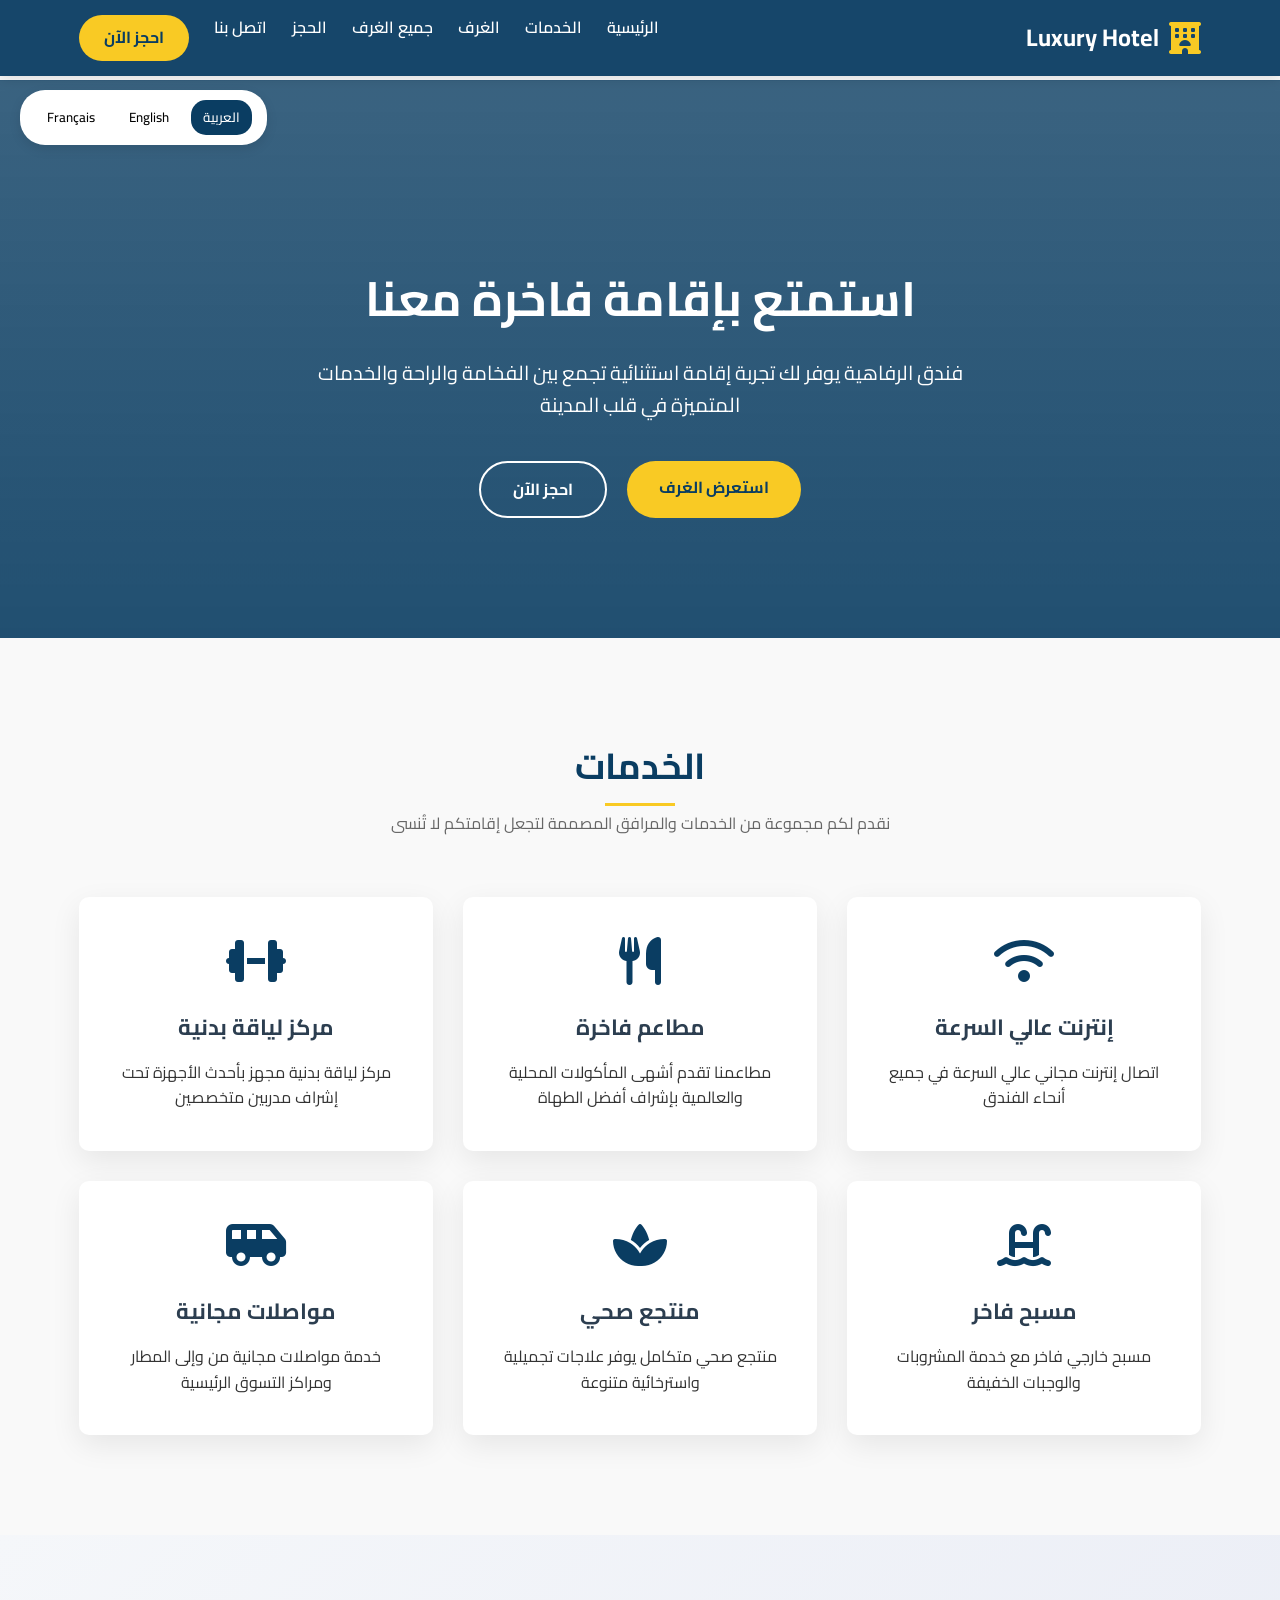
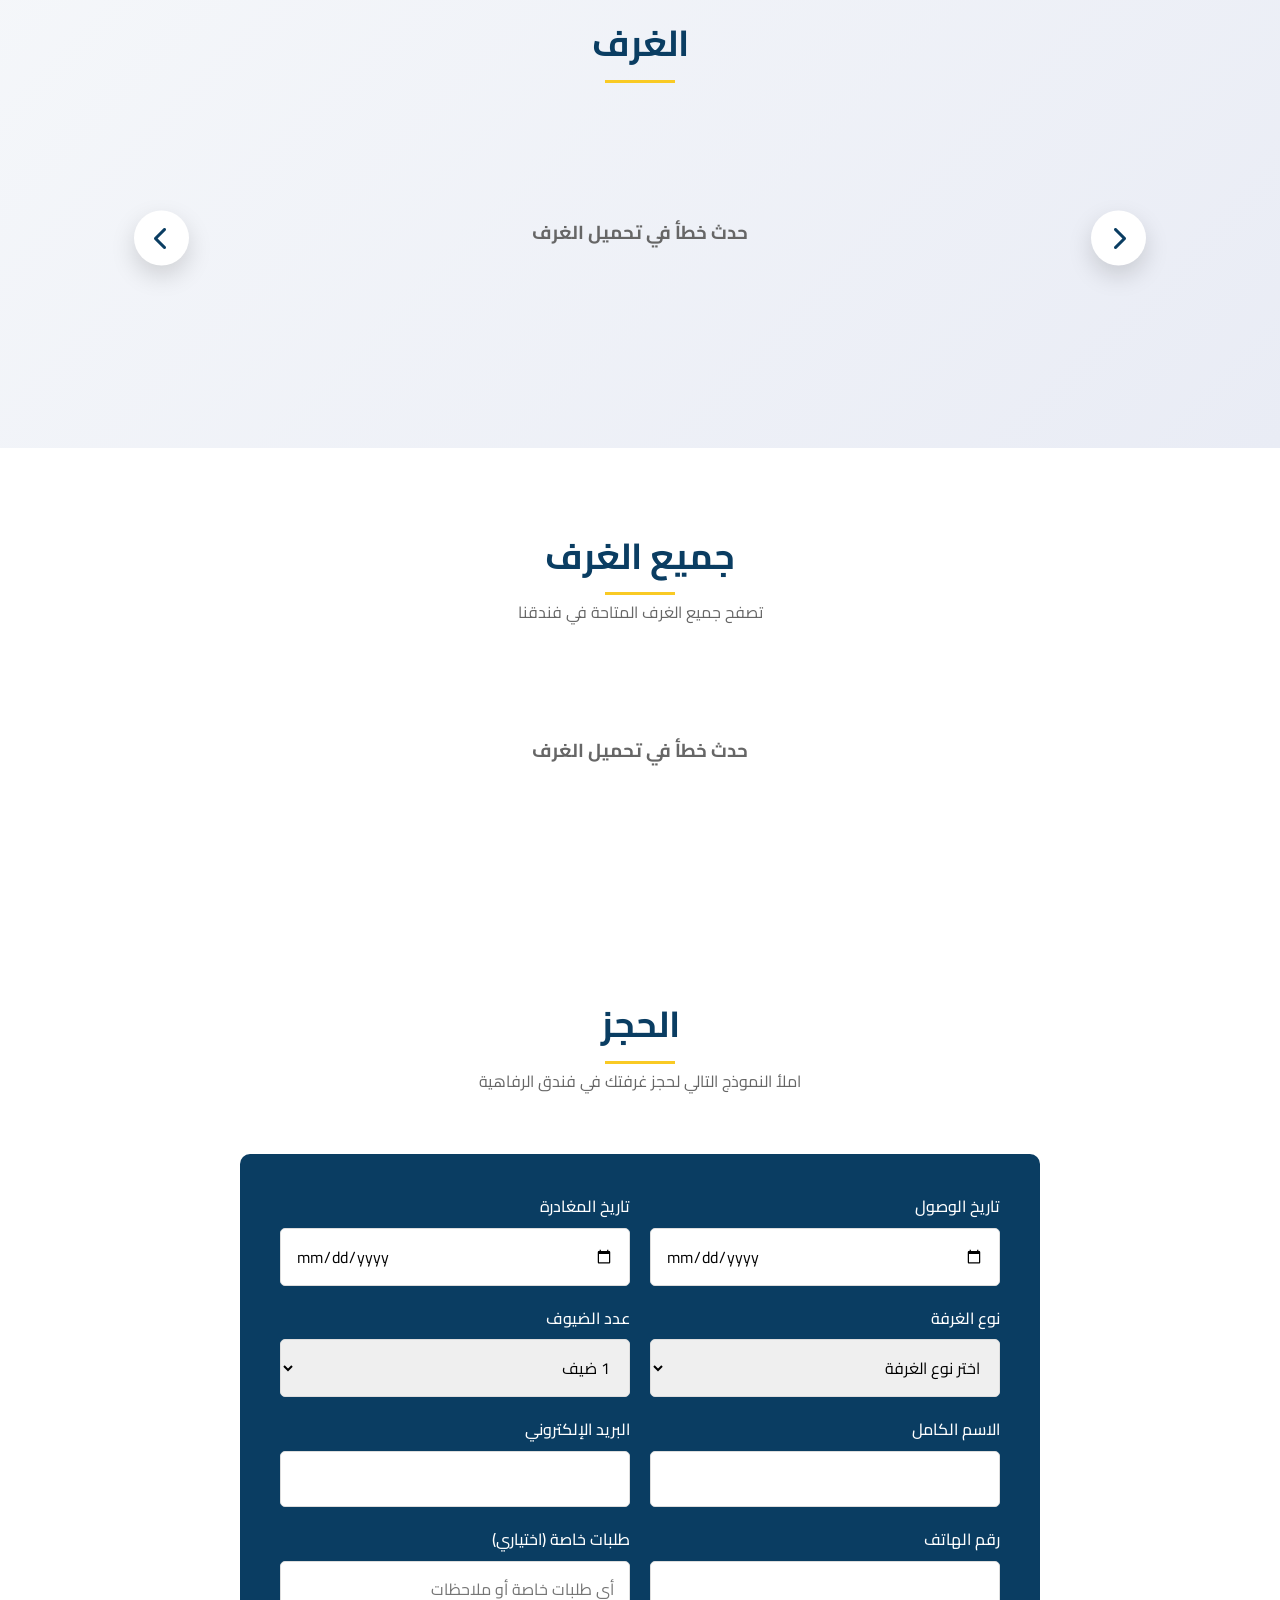
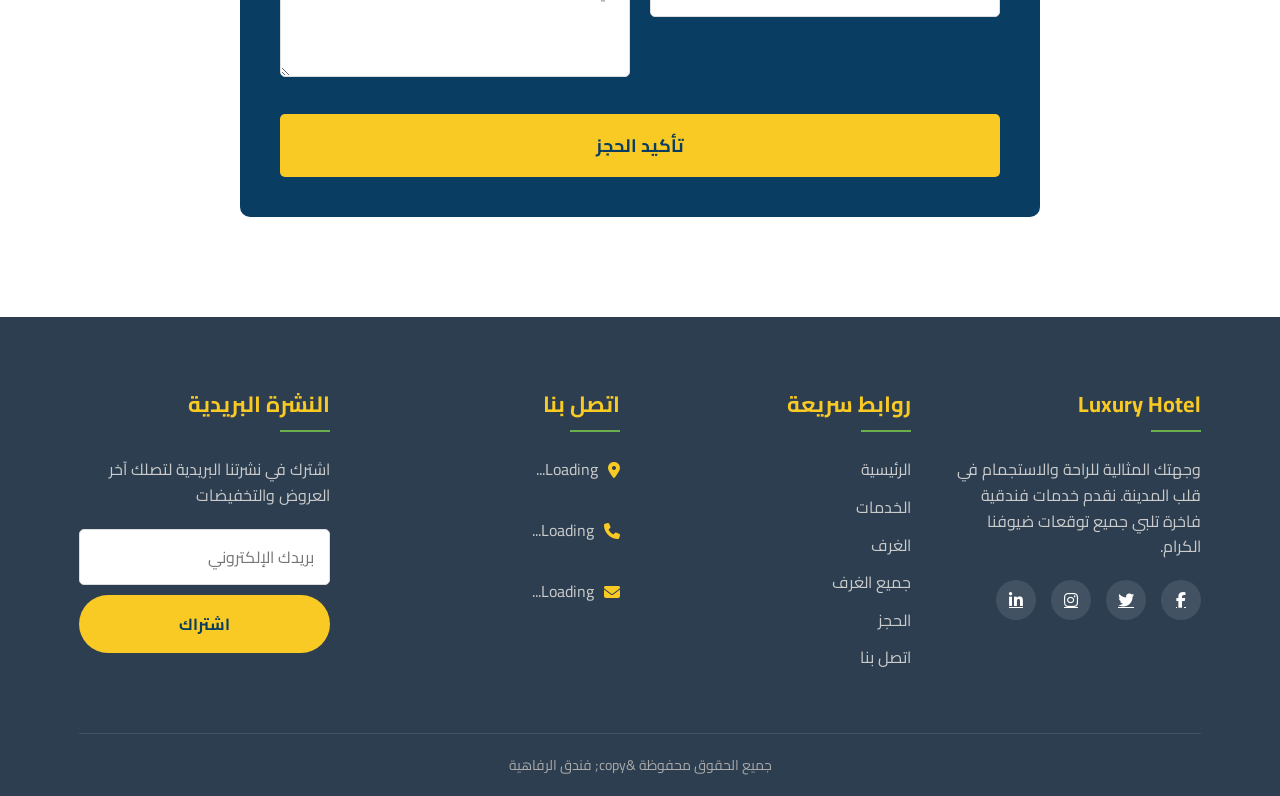
<file: index.html>
<!DOCTYPE html>
    <html lang="ar" dir="rtl">
    <head>
        <meta charset="UTF-8">
        <meta name="viewport" content="width=device-width, initial-scale=1.0">
        <title id="pageTitle">Luxury Hotel - Luxury Accommodation</title>
        <link rel="stylesheet" href="https://cdnjs.cloudflare.com/ajax/libs/font-awesome/6.4.0/css/all.min.css">
        <link rel="preconnect" href="https://fonts.googleapis.com">
        <link rel="preconnect" href="https://fonts.gstatic.com" crossorigin>
        <link href="https://fonts.googleapis.com/css2?family=Cairo:wght@300;400;500;600;700&display=swap" rel="stylesheet">
        <style>
            * {
                margin: 0;
                padding: 0;
                box-sizing: border-box;
                font-family: 'Cairo', sans-serif;
            }
            
            :root {
                --primary-color: #0a3d62;
                --secondary-color: #f9ca24;
                --accent-color: #6ab04c;
                --light-color: #f5f6fa;
                --dark-color: #2c3e50;
                --transition: all 0.3s ease;
            }
            
            body {
                background-color: #f9f9f9;
                color: #333;
                line-height: 1.6;
            }
            
            body[dir="ltr"] {
                font-family: 'Segoe UI', Tahoma, Geneva, Verdana, sans-serif;
            }
            
            .container {
                width: 90%;
                max-width: 1200px;
                margin: 0 auto;
                padding: 0 15px;
            }
            
            /* Language Selector */
            .language-selector {
                position: fixed;
                top: 90px;
                left: 20px;
                z-index: 999;
                display: flex;
                gap: 10px;
                background: white;
                padding: 10px 15px;
                border-radius: 25px;
                box-shadow: 0 4px 12px rgba(0, 0, 0, 0.1);
            }
            
            .language-selector button {
                background: none;
                border: none;
                padding: 5px 12px;
                border-radius: 15px;
                cursor: pointer;
                font-weight: 500;
                transition: var(--transition);
            }
            
            .language-selector button:hover {
                background-color: #f0f0f0;
            }
            
            .language-selector button.active {
                background-color: var(--primary-color);
                color: white;
            }
            
            /* Header & Navigation */
            header {
                background-color: rgba(10, 61, 98, 0.95);
                padding: 15px 0;
                position: fixed;
                width: 100%;
                top: 0;
                z-index: 1000;
                box-shadow: 0 4px 12px rgba(0, 0, 0, 0.1);
            }
            
            .header-content {
                display: flex;
                justify-content: space-between;
                align-items: center;
            }
            
            .logo {
                display: flex;
                align-items: center;
            }
            
            .logo i {
                color: var(--secondary-color);
                font-size: 32px;
                margin-left: 10px;
            }
            
            .logo h1 {
                color: white;
                font-size: 24px;
            }
            
            nav ul {
                display: flex;
                list-style: none;
            }
            
            nav ul li {
                margin-right: 25px;
            }
            
            nav ul li a {
                color: white;
                text-decoration: none;
                font-weight: 600;
                font-size: 16px;
                transition: var(--transition);
                padding: 8px 0;
                position: relative;
            }
            
            nav ul li a:hover {
                color: var(--secondary-color);
            }
            
            nav ul li a::after {
                content: '';
                position: absolute;
                width: 0;
                height: 2px;
                background-color: var(--secondary-color);
                bottom: 0;
                right: 0;
                transition: var(--transition);
            }
            
            nav ul li a:hover::after {
                width: 100%;
            }
            
            .book-btn {
                background-color: var(--secondary-color);
                color: var(--primary-color);
                padding: 10px 25px;
                border-radius: 30px;
                font-weight: bold;
                transition: var(--transition);
                text-decoration: none;
                display: inline-block;
                border: none;
                cursor: pointer;
            }
            
            .book-btn:hover {
                background-color: #e1b10f;
                transform: translateY(-3px);
            }
            
            .mobile-menu {
                display: none;
                font-size: 24px;
                color: white;
                cursor: pointer;
            }
            
            /* Hero Section */
            .hero {
                background: linear-gradient(rgba(10, 61, 98, 0.8), rgba(10, 61, 98, 0.9)), url('https://images.unsplash.com/photo-1566073771259-6a8506099945?ixlib=rb-4.0.3&auto=format&fit=crop&w=1170&q=80');
                background-size: cover;
                background-position: center;
                color: white;
                padding: 180px 0 120px;
                text-align: center;
                margin-top: 80px;
            }
            
            .hero h2 {
                font-size: 48px;
                margin-bottom: 20px;
            }
            
            .hero p {
                font-size: 20px;
                max-width: 700px;
                margin: 0 auto 40px;
            }
            
            .hero-btns {
                display: flex;
                justify-content: center;
                gap: 20px;
                flex-wrap: wrap;
            }
            
            .btn {
                padding: 14px 32px;
                border-radius: 30px;
                font-weight: bold;
                text-decoration: none;
                display: inline-block;
                transition: var(--transition);
                font-size: 16px;
                border: none;
                cursor: pointer;
            }
            
            .btn-primary {
                background-color: var(--secondary-color);
                color: var(--primary-color);
            }
            
            .btn-primary:hover {
                background-color: #e1b10f;
                transform: translateY(-3px);
            }
            
            .btn-secondary {
                background-color: transparent;
                color: white;
                border: 2px solid white;
            }
            
            .btn-secondary:hover {
                background-color: white;
                color: var(--primary-color);
                transform: translateY(-3px);
            }
            
            /* Section Title */
            .section-title {
                text-align: center;
                margin-bottom: 60px;
            }
            
            .section-title h2 {
                font-size: 36px;
                color: var(--primary-color);
                position: relative;
                display: inline-block;
                margin-bottom: 15px;
            }
            
            .section-title h2::after {
                content: '';
                position: absolute;
                width: 70px;
                height: 3px;
                background-color: var(--secondary-color);
                bottom: -10px;
                right: 50%;
                transform: translateX(50%);
            }
            
            .section-title p {
                color: #666;
                max-width: 600px;
                margin: 0 auto;
            }
            
            /* Features Section */
            .features {
                padding: 100px 0;
            }
            
            .features-grid {
                display: grid;
                grid-template-columns: repeat(auto-fit, minmax(300px, 1fr));
                gap: 30px;
            }
            
            .feature-card {
                background-color: white;
                border-radius: 10px;
                padding: 40px 30px;
                text-align: center;
                box-shadow: 0 10px 30px rgba(0, 0, 0, 0.08);
                transition: var(--transition);
            }
            
            .feature-card:hover {
                transform: translateY(-10px);
                box-shadow: 0 15px 40px rgba(0, 0, 0, 0.12);
            }
            
            .feature-card i {
                font-size: 48px;
                color: var(--primary-color);
                margin-bottom: 25px;
            }
            
            .feature-card h3 {
                font-size: 22px;
                margin-bottom: 15px;
                color: var(--dark-color);
            }
            
            /* Rooms Slider Section */
            .rooms-slider-section {
                padding: 80px 0;
                background: linear-gradient(135deg, #f5f7fa 0%, #e9ecf5 100%);
                position: relative;
                overflow: hidden;
                width: 100%;
            }

            .rooms-slider-section .container {
                max-width: 100%;
                padding: 0 60px;
            }

            .rooms-slider-container {
                position: relative;
                width: 100%;
                margin: 0 auto;
            }

            .rooms-slider {
                display: flex;
                gap: 30px;
                overflow-x: auto;
                scroll-behavior: smooth;
                scrollbar-width: none;
                padding: 20px 5px 30px;
                margin: 0 -5px;
                direction: rtl;
                cursor: grab;
                /* إزالة أي تأثيرات حركة من CSS */
            }

            .rooms-slider:active {
                cursor: grabbing;
            }

            .rooms-slider::-webkit-scrollbar {
                display: none;
            }

            .room-slider-card {
                flex: 0 0 auto;
                width: 380px;
                background: white;
                border-radius: 20px;
                overflow: hidden;
                box-shadow: 0 15px 35px rgba(0, 0, 0, 0.1);
                transition: all 0.4s cubic-bezier(0.175, 0.885, 0.32, 1.275);
                position: relative;
            }

            .room-slider-card:hover {
                transform: translateY(-15px) scale(1.02);
                box-shadow: 0 30px 50px rgba(0, 0, 0, 0.2);
            }

            .room-slider-img {
                height: 250px;
                position: relative;
                overflow: hidden;
            }

            .room-slider-img img {
                width: 100%;
                height: 100%;
                object-fit: cover;
                transition: transform 0.7s ease;
            }

            .room-slider-card:hover .room-slider-img img {
                transform: scale(1.15);
            }

            .room-badge {
                position: absolute;
                top: 20px;
                right: 20px;
                background: linear-gradient(135deg, var(--secondary-color), #f39c12);
                color: var(--primary-color);
                padding: 8px 20px;
                border-radius: 30px;
                font-weight: bold;
                font-size: 14px;
                z-index: 2;
                box-shadow: 0 5px 15px rgba(243, 156, 18, 0.3);
            }

            .room-slider-info {
                padding: 25px;
                background: linear-gradient(to bottom, white, #fafafa);
            }

            .room-slider-info h3 {
                font-size: 24px;
                color: var(--primary-color);
                margin-bottom: 12px;
                font-weight: 700;
                position: relative;
                padding-bottom: 10px;
            }

            .room-slider-info h3::after {
                content: '';
                position: absolute;
                bottom: 0;
                right: 0;
                width: 60px;
                height: 3px;
                background: var(--secondary-color);
                border-radius: 3px;
            }

            .room-slider-price {
                background: linear-gradient(135deg, var(--accent-color), #27ae60);
                color: white;
                font-size: 28px;
                font-weight: bold;
                margin-bottom: 20px;
                display: inline-block;
                padding: 8px 25px;
                border-radius: 40px;
                box-shadow: 0 5px 15px rgba(106, 176, 76, 0.3);
            }

            .room-slider-price span {
                font-size: 16px;
                font-weight: normal;
                opacity: 0.9;
            }

            .room-slider-features {
                display: flex;
                flex-wrap: wrap;
                gap: 20px;
                margin-bottom: 20px;
                padding: 15px 0;
                border-top: 2px dashed #eee;
                border-bottom: 2px dashed #eee;
            }

            .room-slider-features span {
                display: flex;
                align-items: center;
                gap: 8px;
                color: #555;
                font-size: 15px;
                background: #f5f5f5;
                padding: 8px 15px;
                border-radius: 40px;
                transition: all 0.3s ease;
            }

            .room-slider-features span:hover {
                background: var(--primary-color);
                color: white;
                transform: translateY(-3px);
            }

            .room-slider-features i {
                color: var(--secondary-color);
                font-size: 16px;
            }

            .room-slider-features span:hover i {
                color: white;
            }

            .room-slider-description {
                color: #666;
                font-size: 14px;
                line-height: 1.8;
                margin-bottom: 25px;
                display: -webkit-box;
                -webkit-line-clamp: 3;
                -webkit-box-orient: vertical;
                overflow: hidden;
                height: 75px;
            }

            .room-slider-btn {
                width: 100%;
                padding: 15px;
                background: linear-gradient(135deg, var(--primary-color), #2980b9);
                color: white;
                border: none;
                border-radius: 12px;
                font-weight: bold;
                font-size: 16px;
                cursor: pointer;
                transition: all 0.3s ease;
                display: flex;
                align-items: center;
                justify-content: center;
                gap: 10px;
            }

            .room-slider-btn:hover {
                background: linear-gradient(135deg, var(--secondary-color), #f39c12);
                color: var(--primary-color);
                transform: translateY(-3px);
                box-shadow: 0 10px 25px rgba(243, 156, 18, 0.3);
            }

            .room-slider-btn i {
                transition: transform 0.3s ease;
            }

            .room-slider-btn:hover i {
                transform: translateX(-8px);
            }

            .slider-nav {
                position: absolute;
                top: 50%;
                transform: translateY(-50%);
                width: 55px;
                height: 55px;
                background: white;
                border: none;
                border-radius: 50%;
                box-shadow: 0 10px 25px rgba(0, 0, 0, 0.15);
                cursor: pointer;
                display: flex;
                align-items: center;
                justify-content: center;
                font-size: 24px;
                color: var(--primary-color);
                transition: all 0.3s ease;
                z-index: 20;
            }

            .slider-nav:hover {
                background: var(--primary-color);
                color: white;
                transform: translateY(-50%) scale(1.15);
                box-shadow: 0 15px 35px rgba(10, 61, 98, 0.3);
            }

            .slider-nav.prev {
                right: 10px;
            }

            .slider-nav.next {
                left: 10px;
            }

            .slider-dots {
                display: flex;
                justify-content: center;
                gap: 15px;
                margin-top: 40px;
            }

            .slider-dot {
                width: 14px;
                height: 14px;
                border-radius: 50%;
                background: #ccc;
                cursor: pointer;
                transition: all 0.4s ease;
                position: relative;
            }

            .slider-dot.active {
                background: var(--primary-color);
                transform: scale(1.3);
                box-shadow: 0 0 15px var(--primary-color);
            }

            .slider-dot:hover {
                background: var(--secondary-color);
                transform: scale(1.2);
            }

            /* Static Rooms Grid Section */
            .rooms-grid-section {
                padding: 80px 0;
                background-color: white;
            }

            .rooms-grid {
                display: grid;
                grid-template-columns: repeat(auto-fit, minmax(350px, 1fr));
                gap: 30px;
                margin-top: 40px;
            }

            .room-grid-card {
                background: white;
                border-radius: 20px;
                overflow: hidden;
                box-shadow: 0 15px 35px rgba(0, 0, 0, 0.1);
                transition: all 0.4s ease;
                border: 1px solid rgba(0,0,0,0.05);
            }

            .room-grid-card:hover {
                transform: translateY(-10px);
                box-shadow: 0 30px 50px rgba(0, 0, 0, 0.15);
            }

            .room-grid-img {
                height: 280px;
                position: relative;
                overflow: hidden;
            }

            .room-grid-img img {
                width: 100%;
                height: 100%;
                object-fit: cover;
                transition: transform 0.7s ease;
            }

            .room-grid-card:hover .room-grid-img img {
                transform: scale(1.1);
            }

            .room-grid-info {
                padding: 25px;
            }

            .room-grid-info h3 {
                font-size: 24px;
                color: var(--primary-color);
                margin-bottom: 15px;
                font-weight: 700;
            }

            .room-grid-price {
                font-size: 28px;
                color: var(--accent-color);
                font-weight: bold;
                margin-bottom: 15px;
            }

            .room-grid-price span {
                font-size: 16px;
                color: #666;
                font-weight: normal;
            }

            .room-grid-features {
                display: flex;
                gap: 20px;
                margin-bottom: 15px;
                padding: 10px 0;
                border-top: 1px solid #eee;
                border-bottom: 1px solid #eee;
            }

            .room-grid-features span {
                display: flex;
                align-items: center;
                gap: 5px;
                color: #555;
            }

            .room-grid-features i {
                color: var(--secondary-color);
            }

            .room-grid-description {
                color: #666;
                line-height: 1.8;
                margin-bottom: 20px;
            }

            .room-grid-btn {
                width: 100%;
                padding: 15px;
                background: linear-gradient(135deg, var(--primary-color), #2980b9);
                color: white;
                border: none;
                border-radius: 10px;
                font-weight: bold;
                font-size: 16px;
                cursor: pointer;
                transition: all 0.3s ease;
                display: flex;
                align-items: center;
                justify-content: center;
                gap: 10px;
            }

            .room-grid-btn:hover {
                background: linear-gradient(135deg, var(--secondary-color), #f39c12);
                color: var(--primary-color);
            }
            
            /* Booking Section */
            .booking {
                padding: 100px 0;
                background-color: white;
            }
            
            .booking-form {
                background-color: var(--primary-color);
                padding: 40px;
                border-radius: 10px;
                max-width: 800px;
                margin: 0 auto;
            }
            
            .form-group {
                margin-bottom: 20px;
            }
            
            .form-row {
                display: grid;
                grid-template-columns: repeat(auto-fit, minmax(200px, 1fr));
                gap: 20px;
            }
            
            .form-group label {
                display: block;
                color: white;
                margin-bottom: 8px;
                font-weight: 500;
            }
            
            .form-control {
                width: 100%;
                padding: 12px 15px;
                border-radius: 5px;
                border: 1px solid #ddd;
                font-size: 16px;
            }
            
            .submit-btn {
                background-color: var(--secondary-color);
                color: var(--primary-color);
                width: 100%;
                padding: 15px;
                font-size: 18px;
                font-weight: bold;
                border-radius: 5px;
                border: none;
                cursor: pointer;
                transition: var(--transition);
                margin-top: 10px;
            }
            
            .submit-btn:hover {
                background-color: #e1b10f;
            }
            
            /* Footer */
            footer {
                background-color: var(--dark-color);
                color: white;
                padding: 70px 0 20px;
            }
            
            .footer-content {
                display: grid;
                grid-template-columns: repeat(auto-fit, minmax(250px, 1fr));
                gap: 40px;
                margin-bottom: 50px;
            }
            
            .footer-column h3 {
                font-size: 22px;
                margin-bottom: 25px;
                color: var(--secondary-color);
                position: relative;
                padding-bottom: 10px;
            }
            
            .footer-column h3::after {
                content: '';
                position: absolute;
                width: 50px;
                height: 2px;
                background-color: var(--accent-color);
                bottom: 0;
                right: 0;
            }
            
            .footer-column p {
                margin-bottom: 20px;
                color: #ccc;
            }
            
            .footer-links {
                list-style: none;
            }
            
            .footer-links li {
                margin-bottom: 12px;
            }
            
            .footer-links a {
                color: #ccc;
                text-decoration: none;
                transition: var(--transition);
            }
            
            .footer-links a:hover {
                color: var(--secondary-color);
                padding-right: 5px;
            }
            
            .contact-info {
                display: flex;
                align-items: flex-start;
                margin-bottom: 15px;
            }
            
            .contact-info i {
                color: var(--secondary-color);
                margin-left: 10px;
                margin-top: 5px;
            }
            
            .social-links {
                display: flex;
                gap: 15px;
                margin-top: 20px;
            }
            
            .social-links a {
                display: inline-flex;
                align-items: center;
                justify-content: center;
                width: 40px;
                height: 40px;
                background-color: rgba(255, 255, 255, 0.1);
                border-radius: 50%;
                color: white;
                transition: var(--transition);
            }
            
            .social-links a:hover {
                background-color: var(--secondary-color);
                color: var(--primary-color);
                transform: translateY(-5px);
            }
            
            .copyright {
                text-align: center;
                padding-top: 20px;
                border-top: 1px solid rgba(255, 255, 255, 0.1);
                color: #aaa;
                font-size: 14px;
            }
            
            /* Responsive */
            @media (max-width: 1200px) {
                .room-slider-card {
                    width: 340px;
                }
            }
            
            @media (max-width: 992px) {
                nav ul {
                    display: none;
                }
                
                .mobile-menu {
                    display: block;
                }
                
                .hero h2 {
                    font-size: 36px;
                }
                
                .hero p {
                    font-size: 18px;
                }
                
                .language-selector {
                    top: 80px;
                    left: 10px;
                    padding: 8px 12px;
                }
                
                .rooms-grid {
                    grid-template-columns: repeat(auto-fit, minmax(300px, 1fr));
                }
            }
            
            @media (max-width: 768px) {
                .rooms-slider-section .container {
                    padding: 0 30px;
                }
                
                .room-slider-card {
                    width: 300px;
                }
                
                .room-slider-img {
                    height: 200px;
                }
                
                .slider-nav {
                    width: 45px;
                    height: 45px;
                    font-size: 20px;
                }
                
                .section-title h2 {
                    font-size: 32px;
                }
                
                .hero {
                    padding: 150px 0 80px;
                }
                
                .hero h2 {
                    font-size: 32px;
                }
                
                .features, .booking {
                    padding: 70px 0;
                }
                
                .booking-form {
                    padding: 30px 20px;
                }
                
                .rooms-grid {
                    grid-template-columns: 1fr;
                }
            }
            
            @media (max-width: 576px) {
                .rooms-slider-section .container {
                    padding: 0 15px;
                }
                
                .room-slider-card {
                    width: 280px;
                }
                
                .slider-nav {
                    width: 40px;
                    height: 40px;
                    font-size: 18px;
                }
                
                .slider-nav.prev {
                    right: 0;
                }
                
                .slider-nav.next {
                    left: 0;
                }
                
                .hero-btns {
                    flex-direction: column;
                    align-items: center;
                }
                
                .btn {
                    width: 100%;
                    max-width: 280px;
                    margin-bottom: 10px;
                }
                
                .header-content {
                    flex-wrap: wrap;
                }
                
                .logo h1 {
                    font-size: 20px;
                }
                
                .language-selector {
                    flex-direction: column;
                    gap: 5px;
                    padding: 10px;
                }
            }
        </style>
    </head>
    <body dir="rtl">
        <!-- Language Selector -->
        <div class="language-selector">
            <button data-lang="ar" class="active">العربية</button>
            <button data-lang="en">English</button>
            <button data-lang="fr">Français</button>
        </div>
        
        <!-- Header & Navigation -->
        <header>
            <div class="container header-content">
                <div class="logo">
                    <i class="fas fa-hotel"></i>
                    <h1 id="siteName">Luxury Hotel</h1>
                </div>
                
                <div class="mobile-menu">
                    <i class="fas fa-bars"></i>
                </div>
                
                <nav>
                    <ul>
                        <li><a href="#home" data-i18n="home">الرئيسية</a></li>
                        <li><a href="#features" data-i18n="services">الخدمات</a></li>
                        <li><a href="#rooms" data-i18n="rooms">الغرف</a></li>
                        <li><a href="#rooms-grid" data-i18n="allRooms">جميع الغرف</a></li>
                        <li><a href="#booking" data-i18n="booking">الحجز</a></li>
                        <li><a href="#contact" data-i18n="contact">اتصل بنا</a></li>
                        <li><a href="#booking" class="book-btn" data-i18n="bookNow">احجز الآن</a></li>
                    </ul>
                </nav>
            </div>
        </header>

        <!-- Hero Section -->
        <section class="hero" id="home">
            <div class="container">
                <h2 id="heroTitle">استمتع بإقامة فاخرة معنا</h2>
                <p id="heroDescription">فندق الرفاهية يوفر لك تجربة إقامة استثنائية تجمع بين الفخامة والراحة والخدمات المتميزة في قلب المدينة</p>
                <div class="hero-btns">
                    <a href="#rooms" class="btn btn-primary" data-i18n="viewRooms">استعرض الغرف</a>
                    <a href="#booking" class="btn btn-secondary" data-i18n="bookNow">احجز الآن</a>
                </div>
            </div>
        </section>

        <!-- Features Section -->
        <section class="features" id="features">
            <div class="container">
                <div class="section-title">
                    <h2 data-i18n="services">خدماتنا المميزة</h2>
                    <p data-i18n="servicesDesc">نقدم لكم مجموعة من الخدمات والمرافق المصممة لتجعل إقامتكم لا تُنسى</p>
                </div>
                
                <div class="features-grid">
                    <div class="feature-card">
                        <i class="fas fa-wifi"></i>
                        <h3 data-i18n="wifi">إنترنت عالي السرعة</h3>
                        <p data-i18n="wifiDesc">اتصال إنترنت مجاني عالي السرعة في جميع أنحاء الفندق</p>
                    </div>
                    
                    <div class="feature-card">
                        <i class="fas fa-utensils"></i>
                        <h3 data-i18n="restaurant">مطاعم فاخرة</h3>
                        <p data-i18n="restaurantDesc">مطاعمنا تقدم أشهى المأكولات المحلية والعالمية بإشراف أفضل الطهاة</p>
                    </div>
                    
                    <div class="feature-card">
                        <i class="fas fa-dumbbell"></i>
                        <h3 data-i18n="gym">مركز لياقة بدنية</h3>
                        <p data-i18n="gymDesc">مركز لياقة بدنية مجهز بأحدث الأجهزة تحت إشراف مدربين متخصصين</p>
                    </div>
                    
                    <div class="feature-card">
                        <i class="fas fa-swimming-pool"></i>
                        <h3 data-i18n="pool">مسبح فاخر</h3>
                        <p data-i18n="poolDesc">مسبح خارجي فاخر مع خدمة المشروبات والوجبات الخفيفة</p>
                    </div>
                    
                    <div class="feature-card">
                        <i class="fas fa-spa"></i>
                        <h3 data-i18n="spa">منتجع صحي</h3>
                        <p data-i18n="spaDesc">منتجع صحي متكامل يوفر علاجات تجميلية واسترخائية متنوعة</p>
                    </div>
                    
                    <div class="feature-card">
                        <i class="fas fa-shuttle-van"></i>
                        <h3 data-i18n="transport">مواصلات مجانية</h3>
                        <p data-i18n="transportDesc">خدمة مواصلات مجانية من وإلى المطار ومراكز التسوق الرئيسية</p>
                    </div>
                </div>
            </div>
        </section>

        <!-- Rooms Slider Section (لا نهائي - يلف لوحده) -->
        <section class="rooms-slider-section" id="rooms">
            <div class="container">
                <div class="section-title">
                    <h2 data-i18n="rooms">غرفنا الفاخرة</h2>
                </div>
                
                <div class="rooms-slider-container">
                    <button class="slider-nav prev" onclick="scrollSlider('prev')">
                        <i class="fas fa-chevron-right"></i>
                    </button>
                    <button class="slider-nav next" onclick="scrollSlider('next')">
                        <i class="fas fa-chevron-left"></i>
                    </button>
                    
                    <div class="rooms-slider" id="roomsSlider">
                        <!-- Rooms will be loaded dynamically -->
                    </div>
                </div>
                
                <div class="slider-dots" id="sliderDots"></div>
            </div>
        </section>

        <!-- Static Rooms Grid Section (جميع الغرف تحت الشريط) -->
        <section class="rooms-grid-section" id="rooms-grid">
            <div class="container">
                <div class="section-title">
                    <h2 data-i18n="allRooms">جميع الغرف</h2>
                    <p data-i18n="allRoomsDesc">تصفح جميع الغرف المتاحة في فندقنا</p>
                </div>
                
                <div class="rooms-grid" id="roomsGrid">
                    <!-- All rooms will be loaded here -->
                </div>
            </div>
        </section>

        <!-- Booking Section -->
        <section class="booking" id="booking">
            <div class="container">
                <div class="section-title">
                    <h2 data-i18n="booking">احجز إقامتك</h2>
                    <p data-i18n="bookingDesc">املأ النموذج التالي لحجز غرفتك في فندق الرفاهية</p>
                </div>
                
                <div class="booking-form">
                    <form id="reservationForm">
                        <div class="form-row">
                            <div class="form-group">
                                <label for="checkin" data-i18n="checkin">تاريخ الوصول</label>
                                <input type="date" id="checkin" class="form-control" required>
                            </div>
                            
                            <div class="form-group">
                                <label for="checkout" data-i18n="checkout">تاريخ المغادرة</label>
                                <input type="date" id="checkout" class="form-control" required>
                            </div>
                        </div>
                        
                        <div class="form-row">
                            <div class="form-group">
                                <label for="roomType" data-i18n="roomType">نوع الغرفة</label>
                                <select id="roomType" class="form-control" required>
                                    <option value="" data-i18n="selectRoom">اختر نوع الغرفة</option>
                                </select>
                            </div>
                            
                            <div class="form-group">
                                <label for="guests" data-i18n="guests">عدد الضيوف</label>
                                <select id="guests" class="form-control" required>
                                    <option value="1" data-i18n="guest1">1 ضيف</option>
                                    <option value="2" data-i18n="guest2">2 ضيف</option>
                                    <option value="3" data-i18n="guest3">3 ضيف</option>
                                    <option value="4" data-i18n="guest4">4 ضيف</option>
                                    <option value="5+" data-i18n="guest5">5+ ضيف</option>
                                </select>
                            </div>
                        </div>
                        
                        <div class="form-row">
                            <div class="form-group">
                                <label for="name" data-i18n="fullName">الاسم الكامل</label>
                                <input type="text" id="name" class="form-control" required>
                            </div>
                            
                            <div class="form-group">
                                <label for="email" data-i18n="email">البريد الإلكتروني</label>
                                <input type="email" id="email" class="form-control" required>
                            </div>
                        </div>
                        
                        <div class="form-row">
                            <div class="form-group">
                                <label for="phone" data-i18n="phone">رقم الهاتف</label>
                                <input type="tel" id="phone" class="form-control" required>
                            </div>
                            
                            <div class="form-group">
                                <label for="requests" data-i18n="specialRequests">طلبات خاصة (اختياري)</label>
                                <textarea id="requests" class="form-control" rows="3" data-i18n="requestsPlaceholder" placeholder="أي طلبات خاصة أو ملاحظات"></textarea>
                            </div>
                        </div>
                        
                        <button type="submit" class="submit-btn" data-i18n="confirmBooking">تأكيد الحجز</button>
                    </form>
                </div>
            </div>
        </section>

        <!-- Footer -->
        <footer id="contact">
            <div class="container">
                <div class="footer-content">
                    <div class="footer-column">
                        <h3 id="footerHotelName">فندق الرفاهية</h3>
                        <p data-i18n="footerDesc">وجهتك المثالية للراحة والاستجمام في قلب المدينة. نقدم خدمات فندقية فاخرة تلبي جميع توقعات ضيوفنا الكرام.</p>
                        <div class="social-links">
                            <a href="#"><i class="fab fa-facebook-f"></i></a>
                            <a href="#"><i class="fab fa-twitter"></i></a>
                            <a href="#"><i class="fab fa-instagram"></i></a>
                            <a href="#"><i class="fab fa-linkedin-in"></i></a>
                        </div>
                    </div>
                    
                    <div class="footer-column">
                        <h3 data-i18n="quickLinks">روابط سريعة</h3>
                        <ul class="footer-links">
                            <li><a href="#home" data-i18n="home">الرئيسية</a></li>
                            <li><a href="#features" data-i18n="services">الخدمات</a></li>
                            <li><a href="#rooms" data-i18n="rooms">الغرف</a></li>
                            <li><a href="#rooms-grid" data-i18n="allRooms">جميع الغرف</a></li>
                            <li><a href="#booking" data-i18n="booking">الحجز</a></li>
                            <li><a href="#contact" data-i18n="contact">اتصل بنا</a></li>
                        </ul>
                    </div>
                    
                    <div class="footer-column">
                        <h3 data-i18n="contact">اتصل بنا</h3>
                        <div class="contact-info">
                            <i class="fas fa-map-marker-alt"></i>
                            <p id="hotelAddress">جاري التحميل...</p>
                        </div>
                        <div class="contact-info">
                            <i class="fas fa-phone"></i>
                            <p id="hotelPhone">جاري التحميل...</p>
                        </div>
                        <div class="contact-info">
                            <i class="fas fa-envelope"></i>
                            <p id="hotelEmail">جاري التحميل...</p>
                        </div>
                    </div>
                    
                    <div class="footer-column">
                        <h3 data-i18n="newsletter">النشرة البريدية</h3>
                        <p data-i18n="newsletterDesc">اشترك في نشرتنا البريدية لتصلك آخر العروض والتخفيضات</p>
                        <div class="form-group">
                            <input type="email" id="newsletterEmail" class="form-control" data-i18n="emailPlaceholder" placeholder="بريدك الإلكتروني" style="margin-bottom: 10px;">
                            <button onclick="subscribeNewsletter()" class="btn btn-primary" style="width: 100%;" data-i18n="subscribe">اشتراك</button>
                        </div>
                    </div>
                </div>
                
                <div class="copyright">
                    <p data-i18n="copyright">جميع الحقوق محفوظة &copy; فندق الرفاهية <span id="currentYear"></span></p>
                </div>
            </div>
        </footer>

        <script>
            // API Configuration
            const API_BASE_URL = 'https://localhost:7099/api';
            
            // Translations
            const translations = {
                ar: {
                    home: "الرئيسية",
                    services: "الخدمات",
                    rooms: "الغرف",
                    allRooms: "جميع الغرف",
                    booking: "الحجز",
                    contact: "اتصل بنا",
                    bookNow: "احجز الآن",
                    viewRooms: "استعرض الغرف",
                    night: "ليلة",
                    heroTitle: "استمتع بإقامة فاخرة معنا",
                    heroDescription: "فندق الرفاهية يوفر لك تجربة إقامة استثنائية تجمع بين الفخامة والراحة والخدمات المتميزة في قلب المدينة",
                    servicesDesc: "نقدم لكم مجموعة من الخدمات والمرافق المصممة لتجعل إقامتكم لا تُنسى",
                    wifi: "إنترنت عالي السرعة",
                    wifiDesc: "اتصال إنترنت مجاني عالي السرعة في جميع أنحاء الفندق",
                    restaurant: "مطاعم فاخرة",
                    restaurantDesc: "مطاعمنا تقدم أشهى المأكولات المحلية والعالمية بإشراف أفضل الطهاة",
                    gym: "مركز لياقة بدنية",
                    gymDesc: "مركز لياقة بدنية مجهز بأحدث الأجهزة تحت إشراف مدربين متخصصين",
                    pool: "مسبح فاخر",
                    poolDesc: "مسبح خارجي فاخر مع خدمة المشروبات والوجبات الخفيفة",
                    spa: "منتجع صحي",
                    spaDesc: "منتجع صحي متكامل يوفر علاجات تجميلية واسترخائية متنوعة",
                    transport: "مواصلات مجانية",
                    transportDesc: "خدمة مواصلات مجانية من وإلى المطار ومراكز التسوق الرئيسية",
                    roomsDesc: "شريط عرض الغرف - يتحرك بشكل لا نهائي وبسرعة ثابتة",
                    allRoomsDesc: "تصفح جميع الغرف المتاحة في فندقنا",
                    persons: "أشخاص",
                    bookingDesc: "املأ النموذج التالي لحجز غرفتك في فندق الرفاهية",
                    checkin: "تاريخ الوصول",
                    checkout: "تاريخ المغادرة",
                    roomType: "نوع الغرفة",
                    selectRoom: "اختر نوع الغرفة",
                    guests: "عدد الضيوف",
                    guest1: "1 ضيف",
                    guest2: "2 ضيف",
                    guest3: "3 ضيف",
                    guest4: "4 ضيف",
                    guest5: "5+ ضيف",
                    fullName: "الاسم الكامل",
                    email: "البريد الإلكتروني",
                    phone: "رقم الهاتف",
                    specialRequests: "طلبات خاصة (اختياري)",
                    requestsPlaceholder: "أي طلبات خاصة أو ملاحظات",
                    confirmBooking: "تأكيد الحجز",
                    footerDesc: "وجهتك المثالية للراحة والاستجمام في قلب المدينة. نقدم خدمات فندقية فاخرة تلبي جميع توقعات ضيوفنا الكرام.",
                    quickLinks: "روابط سريعة",
                    newsletter: "النشرة البريدية",
                    newsletterDesc: "اشترك في نشرتنا البريدية لتصلك آخر العروض والتخفيضات",
                    emailPlaceholder: "بريدك الإلكتروني",
                    subscribe: "اشتراك",
                    copyright: "جميع الحقوق محفوظة &copy; فندق الرفاهية"
                },
                en: {
                    home: "Home",
                    services: "Services",
                    rooms: "Rooms",
                    allRooms: "All Rooms",
                    booking: "Booking",
                    contact: "Contact Us",
                    bookNow: "Book Now",
                    viewRooms: "View Rooms",
                    night: "night",
                    heroTitle: "Experience Luxury Accommodation",
                    heroDescription: "Luxury Hotel offers you an exceptional stay experience combining luxury, comfort and premium services in the heart of the city",
                    servicesDesc: "We offer a range of services and facilities designed to make your stay unforgettable",
                    wifi: "High-Speed Internet",
                    wifiDesc: "Free high-speed internet connection throughout the hotel",
                    restaurant: "Luxury Restaurants",
                    restaurantDesc: "Our restaurants serve the finest local and international cuisine supervised by top chefs",
                    gym: "Fitness Center",
                    gymDesc: "Fully equipped fitness center with the latest equipment under expert supervision",
                    pool: "Luxury Pool",
                    poolDesc: "Outdoor luxury pool with beverage and snack service",
                    spa: "Spa Resort",
                    spaDesc: "Complete spa offering various cosmetic and relaxation treatments",
                    transport: "Free Transportation",
                    transportDesc: "Free transportation service to and from the airport and main shopping centers",
                    roomsDesc: "Rooms slider - Infinite scrolling with constant speed",
                    allRoomsDesc: "Browse all available rooms in our hotel",
                    persons: "persons",
                    bookingDesc: "Fill out the form below to book your room at Luxury Hotel",
                    checkin: "Check-in Date",
                    checkout: "Check-out Date",
                    roomType: "Room Type",
                    selectRoom: "Select Room Type",
                    guests: "Number of Guests",
                    guest1: "1 Guest",
                    guest2: "2 Guests",
                    guest3: "3 Guests",
                    guest4: "4 Guests",
                    guest5: "5+ Guests",
                    fullName: "Full Name",
                    email: "Email Address",
                    phone: "Phone Number",
                    specialRequests: "Special Requests (Optional)",
                    requestsPlaceholder: "Any special requests or notes",
                    confirmBooking: "Confirm Booking",
                    footerDesc: "Your ideal destination for relaxation and comfort in the heart of the city. We offer luxury hotel services that meet all expectations of our guests.",
                    quickLinks: "Quick Links",
                    newsletter: "Newsletter",
                    newsletterDesc: "Subscribe to our newsletter to receive the latest offers and discounts",
                    emailPlaceholder: "Your Email Address",
                    subscribe: "Subscribe",
                    copyright: "All rights reserved &copy; Luxury Hotel"
                },
                fr: {
                    home: "Accueil",
                    services: "Services",
                    rooms: "Chambres",
                    allRooms: "Toutes les chambres",
                    booking: "Réservation",
                    contact: "Contactez-nous",
                    bookNow: "Réserver Maintenant",
                    viewRooms: "Voir les Chambres",
                    night: "nuit",
                    heroTitle: "Profitez d'un séjour luxueux avec nous",
                    heroDescription: "L'Hôtel de Luxe vous offre une expérience de séjour exceptionnelle alliant luxe, confort et services premium au cœur de la ville",
                    servicesDesc: "Nous proposons une gamme de services et d'équipements conçus pour rendre votre séjour inoubliable",
                    wifi: "Internet Haut Débit",
                    wifiDesc: "Connexion Internet gratuite haut débit dans tout l'hôtel",
                    restaurant: "Restaurants de Luxe",
                    restaurantDesc: "Nos restaurants servent les meilleures cuisines locale et internationale supervisées par les meilleurs chefs",
                    gym: "Centre de Fitness",
                    gymDesc: "Centre de fitness entièrement équipé avec les derniers équipements sous supervision experte",
                    pool: "Piscine de Luxe",
                    poolDesc: "Piscine extérieure de luxe avec service de boissons et collations",
                    spa: "Centre de Spa",
                    spaDesc: "Spa complet offrant divers traitements cosmétiques et de relaxation",
                    transport: "Transport Gratuit",
                    transportDesc: "Service de transport gratuit vers et depuis l'aéroport et les principaux centres commerciaux",
                    roomsDesc: "Curseur de chambres - Défilement infini à vitesse constante",
                    allRoomsDesc: "Parcourez toutes les chambres disponibles dans notre hôtel",
                    persons: "personnes",
                    bookingDesc: "Remplissez le formulaire ci-dessous pour réserver votre chambre à l'Hôtel de Luxe",
                    checkin: "Date d'Arrivée",
                    checkout: "Date de Départ",
                    roomType: "Type de Chambre",
                    selectRoom: "Sélectionnez le Type de Chambre",
                    guests: "Nombre d'Invités",
                    guest1: "1 Invité",
                    guest2: "2 Invités",
                    guest3: "3 Invités",
                    guest4: "4 Invités",
                    guest5: "5+ Invités",
                    fullName: "Nom Complet",
                    email: "Adresse Email",
                    phone: "Numéro de Téléphone",
                    specialRequests: "Demandes Spéciales (Optionnel)",
                    requestsPlaceholder: "Toute demande spéciale ou remarque",
                    confirmBooking: "Confirmer la Réservation",
                    footerDesc: "Votre destination idéale pour la détente et le confort au cœur de la ville. Nous proposons des services hôteliers de luxe qui répondent à toutes les attentes de nos clients.",
                    quickLinks: "Liens Rapides",
                    newsletter: "Newsletter",
                    newsletterDesc: "Abonnez-vous à notre newsletter pour recevoir les dernières offres et réductions",
                    emailPlaceholder: "Votre Adresse Email",
                    subscribe: "S'abonner",
                    copyright: "Tous droits réservés &copy; Hôtel de Luxe"
                }
            };
            
            let currentLang = 'ar';
            let hotelData = {
                name: "Luxury Hotel",
                address: "Loading...",
                phone: "Loading...",
                email: "Loading..."
            };
            
            // سرعة التمرير الثابتة (1.5 بكسل لكل إطار - حوالي 90 بكسل في الثانية)
            const AUTO_SCROLL_SPEED = 1.5;
            let animationFrame;
            let isSliderRunning = true;
            let roomsData = [];
            
            // Initialize
            document.addEventListener('DOMContentLoaded', function() {
                loadHotelData();
                loadRooms();
                setupEventListeners();
                updateCurrentYear();
                
                const savedLang = localStorage.getItem('hotelLanguage') || 'ar';
                changeLanguage(savedLang);
            });
            
            // API Helper
            async function apiRequest(endpoint, options = {}) {
                try {
                    const response = await fetch(`${API_BASE_URL}${endpoint}`, {
                        headers: {
                            'Content-Type': 'application/json',
                            ...options.headers
                        },
                        ...options
                    });
                    
                    if (!response.ok) throw new Error(`HTTP error! status: ${response.status}`);
                    return await response.json();
                } catch (error) {
                    console.error('API Error:', error);
                    throw error;
                }
            }
            
            // Load Hotel Data
            async function loadHotelData() {
                try {
                    const result = await apiRequest('/hotel/settings');
                    if (result.success && result.data) {
                        hotelData = {
                            name: result.data.hotelName || hotelData.name,
                            address: result.data.address || hotelData.address,
                            phone: result.data.phone || hotelData.phone,
                            email: result.data.email || hotelData.email,
                            description: result.data.description || hotelData.description
                        };
                        updateHotelInfo();
                    }
                } catch (error) {
                    console.error('Failed to load hotel data:', error);
                    updateHotelInfo();
                }
            }
            
            // Load Rooms
            async function loadRooms() {
                try {
                    const result = await apiRequest('/rooms');
                    roomsData = result?.success ? result.data : (Array.isArray(result) ? result : []);
                    displaySliderRooms(roomsData);
                    displayGridRooms(roomsData);
                    populateRoomTypes(roomsData);
                } catch (error) {
                    console.error('Failed to load rooms:', error);
                    document.getElementById('roomsSlider').innerHTML = '<div style="text-align: center; padding: 50px; width: 100%;"><h3 style="color: #666;">حدث خطأ في تحميل الغرف</h3></div>';
                    document.getElementById('roomsGrid').innerHTML = '<div style="text-align: center; padding: 50px; width: 100%;"><h3 style="color: #666;">حدث خطأ في تحميل الغرف</h3></div>';
                }
            }
            
            // Display Slider Rooms (Infinite - Auto Scroll)
            function displaySliderRooms(rooms) {
                const slider = document.getElementById('roomsSlider');
                if (!slider) return;
                
                slider.innerHTML = '';
                
                if (!rooms || rooms.length === 0) {
                    slider.innerHTML = '<div style="text-align: center; padding: 50px; width: 100%;"><h3 style="color: #666;">لا توجد غرف متاحة حالياً</h3></div>';
                    return;
                }
                
                // تكرار الغرف 4 مرات لعمل حركة لا نهائية سلسة
                const allRooms = [...rooms, ...rooms, ...rooms, ...rooms];
                const baseUrl = 'https://localhost:7099';
                
                allRooms.forEach((room, index) => {
                    const roomCard = document.createElement('div');
                    roomCard.className = 'room-slider-card';
                    roomCard.setAttribute('data-index', index % rooms.length);
                    
                    let imageUrl = '/images/default-room.jpg';
                    if (room.imagePath) {
                        if (room.imagePath.startsWith('http')) {
                            imageUrl = room.imagePath;
                        } else if (room.imagePath.startsWith('/')) {
                            imageUrl = `${baseUrl}${room.imagePath}`;
                        } else {
                            imageUrl = `${baseUrl}/images/${room.imagePath}`;
                        }
                    }
                    
                    let bedText = '🛏️ سرير كينج';
                    if (room.type?.toLowerCase() === 'presidential') bedText = '🛏️ 3 غرف نوم';
                    else if (room.type?.toLowerCase() === 'suite') bedText = '🛏️ سريرين كينج';
                    
                    let badgeText = room.pricePerNight > 300 ? '🌟 VIP' : (room.pricePerNight > 150 ? '⭐ فاخرة' : 'مميزة');
                    
                    roomCard.innerHTML = `
                        <div class="room-slider-img">
                            <img src="${imageUrl}" alt="${room.name || 'غرفة'}" onerror="this.src='${baseUrl}/images/default-room.jpg'">
                            <span class="room-badge">${badgeText}</span>
                        </div>
                        <div class="room-slider-info">
                            <h3>${room.name || 'غرفة'}</h3>
                            <div class="room-slider-price">$${room.pricePerNight || 0} <span>/ الليلة</span></div>
                            <div class="room-slider-features">
                                <span><i class="fas fa-user-friends"></i> ${room.capacity || 2} أشخاص</span>
                                <span><i class="fas fa-vector-square"></i> ${room.size || 35} م²</span>
                                <span><i class="fas fa-bed"></i> ${bedText}</span>
                            </div>
                            <div class="room-slider-description">${room.description || 'غرفة فاخرة مجهزة بأحدث وسائل الراحة لإقامة مريحة لا تنسى.'}</div>
                            <button onclick="bookRoom('${room.type || ''}')" class="room-slider-btn">
                                <span>احجز الآن</span>
                                <i class="fas fa-arrow-left"></i>
                            </button>
                        </div>
                    `;
                    
                    slider.appendChild(roomCard);
                });
                
                // تعيين موضع البداية في منتصف المجموعة المكررة
                setTimeout(() => {
                    const cardWidth = 410; // عرض الكارد + الجاب
                    slider.scrollLeft = cardWidth * rooms.length;
                }, 100);
                
                updateSliderDots(rooms.length);
                setTimeout(() => startContinuousScroll(), 500);
                setupSliderEvents();
            }
            
            // Display Grid Rooms (جميع الغرف)
            function displayGridRooms(rooms) {
                const grid = document.getElementById('roomsGrid');
                if (!grid) return;
                
                grid.innerHTML = '';
                
                if (!rooms || rooms.length === 0) {
                    grid.innerHTML = '<div style="text-align: center; padding: 50px; width: 100%;"><h3 style="color: #666;">لا توجد غرف متاحة حالياً</h3></div>';
                    return;
                }
                
                const baseUrl = 'https://localhost:7099';
                
                rooms.forEach(room => {
                    const roomCard = document.createElement('div');
                    roomCard.className = 'room-grid-card';
                    
                    let imageUrl = '/images/default-room.jpg';
                    if (room.imagePath) {
                        if (room.imagePath.startsWith('http')) {
                            imageUrl = room.imagePath;
                        } else if (room.imagePath.startsWith('/')) {
                            imageUrl = `${baseUrl}${room.imagePath}`;
                        } else {
                            imageUrl = `${baseUrl}/images/${room.imagePath}`;
                        }
                    }
                    
                    let bedText = '🛏️ سرير كينج';
                    if (room.type?.toLowerCase() === 'presidential') bedText = '🛏️ 3 غرف نوم';
                    else if (room.type?.toLowerCase() === 'suite') bedText = '🛏️ سريرين كينج';
                    
                    roomCard.innerHTML = `
                        <div class="room-grid-img">
                            <img src="${imageUrl}" alt="${room.name || 'غرفة'}" onerror="this.src='${baseUrl}/images/default-room.jpg'">
                        </div>
                        <div class="room-grid-info">
                            <h3>${room.name || 'غرفة'}</h3>
                            <div class="room-grid-price">$${room.pricePerNight || 0} <span>/ الليلة</span></div>
                            <div class="room-grid-features">
                                <span><i class="fas fa-user-friends"></i> ${room.capacity || 2} أشخاص</span>
                                <span><i class="fas fa-vector-square"></i> ${room.size || 35} م²</span>
                                <span><i class="fas fa-bed"></i> ${bedText}</span>
                            </div>
                            <div class="room-grid-description">${room.description || 'غرفة فاخرة مجهزة بأحدث وسائل الراحة لإقامة مريحة لا تنسى.'}</div>
                            <button onclick="bookRoom('${room.type || ''}')" class="room-grid-btn">
                                <span>احجز الآن</span>
                                <i class="fas fa-arrow-left"></i>
                            </button>
                        </div>
                    `;
                    
                    grid.appendChild(roomCard);
                });
            }
            
            // Populate Room Types in Booking Form
            function populateRoomTypes(rooms) {
                const select = document.getElementById('roomType');
                if (!select) return;
                
                const firstOption = select.querySelector('option[value=""]');
                select.innerHTML = '';
                if (firstOption) select.appendChild(firstOption);
                
                rooms.forEach(room => {
                    const option = document.createElement('option');
                    option.value = room.type || room.id || '';
                    option.textContent = room.name || 'غرفة';
                    select.appendChild(option);
                });
            }
            
            // Slider Functions
            function updateSliderDots(totalRooms) {
                const dotsContainer = document.getElementById('sliderDots');
                if (!dotsContainer || !totalRooms) return;
                
                let dotsHtml = '';
                for (let i = 0; i < totalRooms; i++) {
                    dotsHtml += `<span class="slider-dot" onclick="goToSlide(${i})"></span>`;
                }
                dotsContainer.innerHTML = dotsHtml;
            }
            
            function scrollSlider(direction) {
                const slider = document.getElementById('roomsSlider');
                pauseContinuousScroll();
                const scrollAmount = direction === 'next' ? 400 : -400;
                slider.scrollLeft += scrollAmount;
                
                setTimeout(resumeContinuousScroll, 1000);
            }
            
            function goToSlide(index) {
                const slider = document.getElementById('roomsSlider');
                pauseContinuousScroll();
                const cardWidth = 410; // عرض الكارد + الجاب
                slider.scrollLeft = (index + roomsData.length) * cardWidth;
                setTimeout(resumeContinuousScroll, 1000);
            }
            
            function continuousScroll() {
                const slider = document.getElementById('roomsSlider');
                if (!slider) return;
                
                if (isSliderRunning) {
                    slider.scrollLeft += AUTO_SCROLL_SPEED;
                    
                    // حساب حدود النطاق الآمن للتمرير (وسط المجموعة المكررة)
                    const cardWidth = 410;
                    const minScroll = cardWidth * roomsData.length;
                    const maxScroll = cardWidth * roomsData.length * 2;
                    
                    // إذا وصل للنهاية، ارجع للبداية بشكل فوري (يخلق تأثير لا نهائي)
                    if (slider.scrollLeft >= maxScroll) {
                        slider.scrollLeft = minScroll;
                    }
                    
                    // تحديث النقاط النشطة
                    updateActiveDot(slider);
                }
                
                animationFrame = requestAnimationFrame(continuousScroll);
            }
            
            function updateActiveDot(slider) {
                if (!roomsData.length) return;
                
                const dots = document.querySelectorAll('.slider-dot');
                if (!dots.length) return;
                
                const cardWidth = 410;
                const currentScroll = slider.scrollLeft;
                const totalScroll = cardWidth * roomsData.length;
                
                // حساب الفهرس الحالي مع تجاهل التكرارات
                let currentIndex = Math.floor((currentScroll % totalScroll) / cardWidth);
                if (currentIndex >= roomsData.length) currentIndex = 0;
                
                dots.forEach((dot, index) => {
                    dot.classList.toggle('active', index === currentIndex);
                });
            }
            
            function startContinuousScroll() {
                if (animationFrame) cancelAnimationFrame(animationFrame);
                isSliderRunning = true;
                continuousScroll();
            }
            
            function pauseContinuousScroll() {
                isSliderRunning = false;
            }
            
            function resumeContinuousScroll() {
                isSliderRunning = true;
            }
            
            function setupSliderEvents() {
                const slider = document.getElementById('roomsSlider');
                if (!slider) return;
                
                // إيقاف الحركة عند التفاعل مع السلايدر
                slider.addEventListener('mouseenter', pauseContinuousScroll);
                slider.addEventListener('mouseleave', resumeContinuousScroll);
                slider.addEventListener('touchstart', pauseContinuousScroll);
                slider.addEventListener('touchend', resumeContinuousScroll);
                slider.addEventListener('mousedown', pauseContinuousScroll);
                slider.addEventListener('mouseup', resumeContinuousScroll);
                slider.addEventListener('scroll', () => updateActiveDot(slider));
            }
            
            // Event Listeners
            function setupEventListeners() {
                // Language Selector
                document.querySelectorAll('.language-selector button').forEach(button => {
                    button.addEventListener('click', function() {
                        changeLanguage(this.getAttribute('data-lang'));
                    });
                });
                
                // Mobile Menu
                document.querySelector('.mobile-menu').addEventListener('click', function() {
                    const nav = document.querySelector('nav ul');
                    nav.style.display = nav.style.display === 'flex' ? 'none' : 'flex';
                });
                
                // Form Submission
                document.getElementById('reservationForm').addEventListener('submit', handleBookingSubmit);
                
                // Date Validation
                const today = new Date().toISOString().split('T')[0];
                document.getElementById('checkin').setAttribute('min', today);
                document.getElementById('checkin').addEventListener('change', function() {
                    document.getElementById('checkout').setAttribute('min', this.value);
                });
                
                // Smooth Scrolling
                document.querySelectorAll('a[href^="#"]').forEach(anchor => {
                    anchor.addEventListener('click', function(e) {
                        e.preventDefault();
                        const target = document.querySelector(this.getAttribute('href'));
                        if (target) {
                            window.scrollTo({
                                top: target.offsetTop - 100,
                                behavior: 'smooth'
                            });
                            if (window.innerWidth <= 992) {
                                document.querySelector('nav ul').style.display = 'none';
                            }
                        }
                    });
                });
                
                // Responsive Menu
                window.addEventListener('resize', function() {
                    document.querySelector('nav ul').style.display = window.innerWidth > 992 ? 'flex' : 'none';
                });
            }
            
            // Handle Booking Form
            async function handleBookingSubmit(e) {
                e.preventDefault();
                
                try {
                    const bookingData = {
                        customerName: document.getElementById('name').value,
                        phone: document.getElementById('phone').value,
                        email: document.getElementById('email').value,
                        roomType: document.getElementById('roomType').value,
                        checkInDate: document.getElementById('checkin').value,
                        checkOutDate: document.getElementById('checkout').value,
                        numberOfGuests: parseInt(document.getElementById('guests').value),
                        specialRequests: document.getElementById('requests').value || null
                    };
                    
                    const result = await apiRequest('/bookings', {
                        method: 'POST',
                        body: JSON.stringify(bookingData)
                    });
                    
                    if (result.success) {
                        const messages = {
                            ar: `شكراً ${bookingData.customerName}! تم استلام طلب حجزك بنجاح. سنتواصل معك خلال 24 ساعة لتأكيد الحجز.`,
                            en: `Thank you ${bookingData.customerName}! Your booking request has been received. We will contact you within 24 hours.`,
                            fr: `Merci ${bookingData.customerName}! Votre demande de réservation a été reçue. Nous vous contacterons dans les 24 heures.`
                        };
                        alert(messages[currentLang]);
                        document.getElementById('reservationForm').reset();
                    }
                } catch (error) {
                    console.error('Booking Error:', error);
                    const errors = {
                        ar: 'حدث خطأ أثناء إرسال الحجز. يرجى المحاولة مرة أخرى.',
                        en: 'An error occurred while submitting the booking. Please try again.',
                        fr: 'Une erreur est survenue lors de l\'envoi de la réservation. Veuillez réessayer.'
                    };
                    alert(errors[currentLang]);
                }
            }
            
            // Language Functions
            function changeLanguage(lang) {
                currentLang = lang;
                
                document.querySelectorAll('.language-selector button').forEach(button => {
                    button.classList.toggle('active', button.getAttribute('data-lang') === lang);
                });
                
                document.body.dir = (lang === 'ar') ? 'rtl' : 'ltr';
                document.body.style.fontFamily = (lang === 'ar') ? "'Cairo', sans-serif" : "'Segoe UI', Tahoma, Geneva, Verdana, sans-serif";
                
                applyTranslations(lang);
                localStorage.setItem('hotelLanguage', lang);
                updatePageTitle();
            }
            
            function applyTranslations(lang) {
                const translation = translations[lang];
                if (!translation) return;
                
                document.querySelectorAll('[data-i18n]').forEach(element => {
                    const key = element.getAttribute('data-i18n');
                    if (translation[key]) {
                        if (element.tagName === 'INPUT' || element.tagName === 'TEXTAREA') {
                            element.placeholder = translation[key];
                        } else {
                            element.textContent = translation[key];
                        }
                    }
                });
                
                updateHotelInfo();
            }
            
            function updatePageTitle() {
                const titles = {
                    ar: `${hotelData.name} - إقامة فاخرة`,
                    en: `${hotelData.name} - Luxury Accommodation`,
                    fr: `${hotelData.name} - Hébergement de Luxe`
                };
                document.getElementById('pageTitle').textContent = titles[currentLang];
            }
            
            // Update Hotel Info
            function updateHotelInfo() {
                document.getElementById('siteName').textContent = hotelData.name;
                document.getElementById('footerHotelName').textContent = hotelData.name;
                document.getElementById('hotelAddress').textContent = hotelData.address;
                document.getElementById('hotelPhone').textContent = hotelData.phone;
                document.getElementById('hotelEmail').textContent = hotelData.email;
                
                if (hotelData.description) {
                    document.getElementById('heroDescription').textContent = hotelData.description;
                }
            }
            
            // Other Functions
            function bookRoom(roomType) {
                const roomSelect = document.getElementById('roomType');
                if (roomSelect) {
                    for (let i = 0; i < roomSelect.options.length; i++) {
                        if (roomSelect.options[i].value === roomType) {
                            roomSelect.selectedIndex = i;
                            break;
                        }
                    }
                }
                
                const bookingSection = document.getElementById('booking');
                if (bookingSection) {
                    window.scrollTo({
                        top: bookingSection.offsetTop - 100,
                        behavior: 'smooth'
                    });
                }
            }
            
            function subscribeNewsletter() {
                const email = document.getElementById('newsletterEmail').value;
                if (!email) {
                    const errors = {
                        ar: 'يرجى إدخال بريدك الإلكتروني',
                        en: 'Please enter your email address',
                        fr: 'Veuillez saisir votre adresse e-mail'
                    };
                    alert(errors[currentLang]);
                    return;
                }
                
                const messages = {
                    ar: `شكراً لاشتراكك في نشرتنا البريدية! سنرسل لك آخر العروض على ${email}`,
                    en: `Thank you for subscribing! We'll send you the latest offers to ${email}`,
                    fr: `Merci de vous être abonné! Nous vous enverrons les dernières offres à ${email}`
                };
                
                alert(messages[currentLang]);
                document.getElementById('newsletterEmail').value = '';
            }
            
            function updateCurrentYear() {
                document.getElementById('currentYear').textContent = new Date().getFullYear();
            }
            
            // Auto-refresh data every 30 seconds
            setInterval(() => {
                loadHotelData();
                loadRooms();
            }, 30000);
        </script>
    </body>
    </html>
</file>
